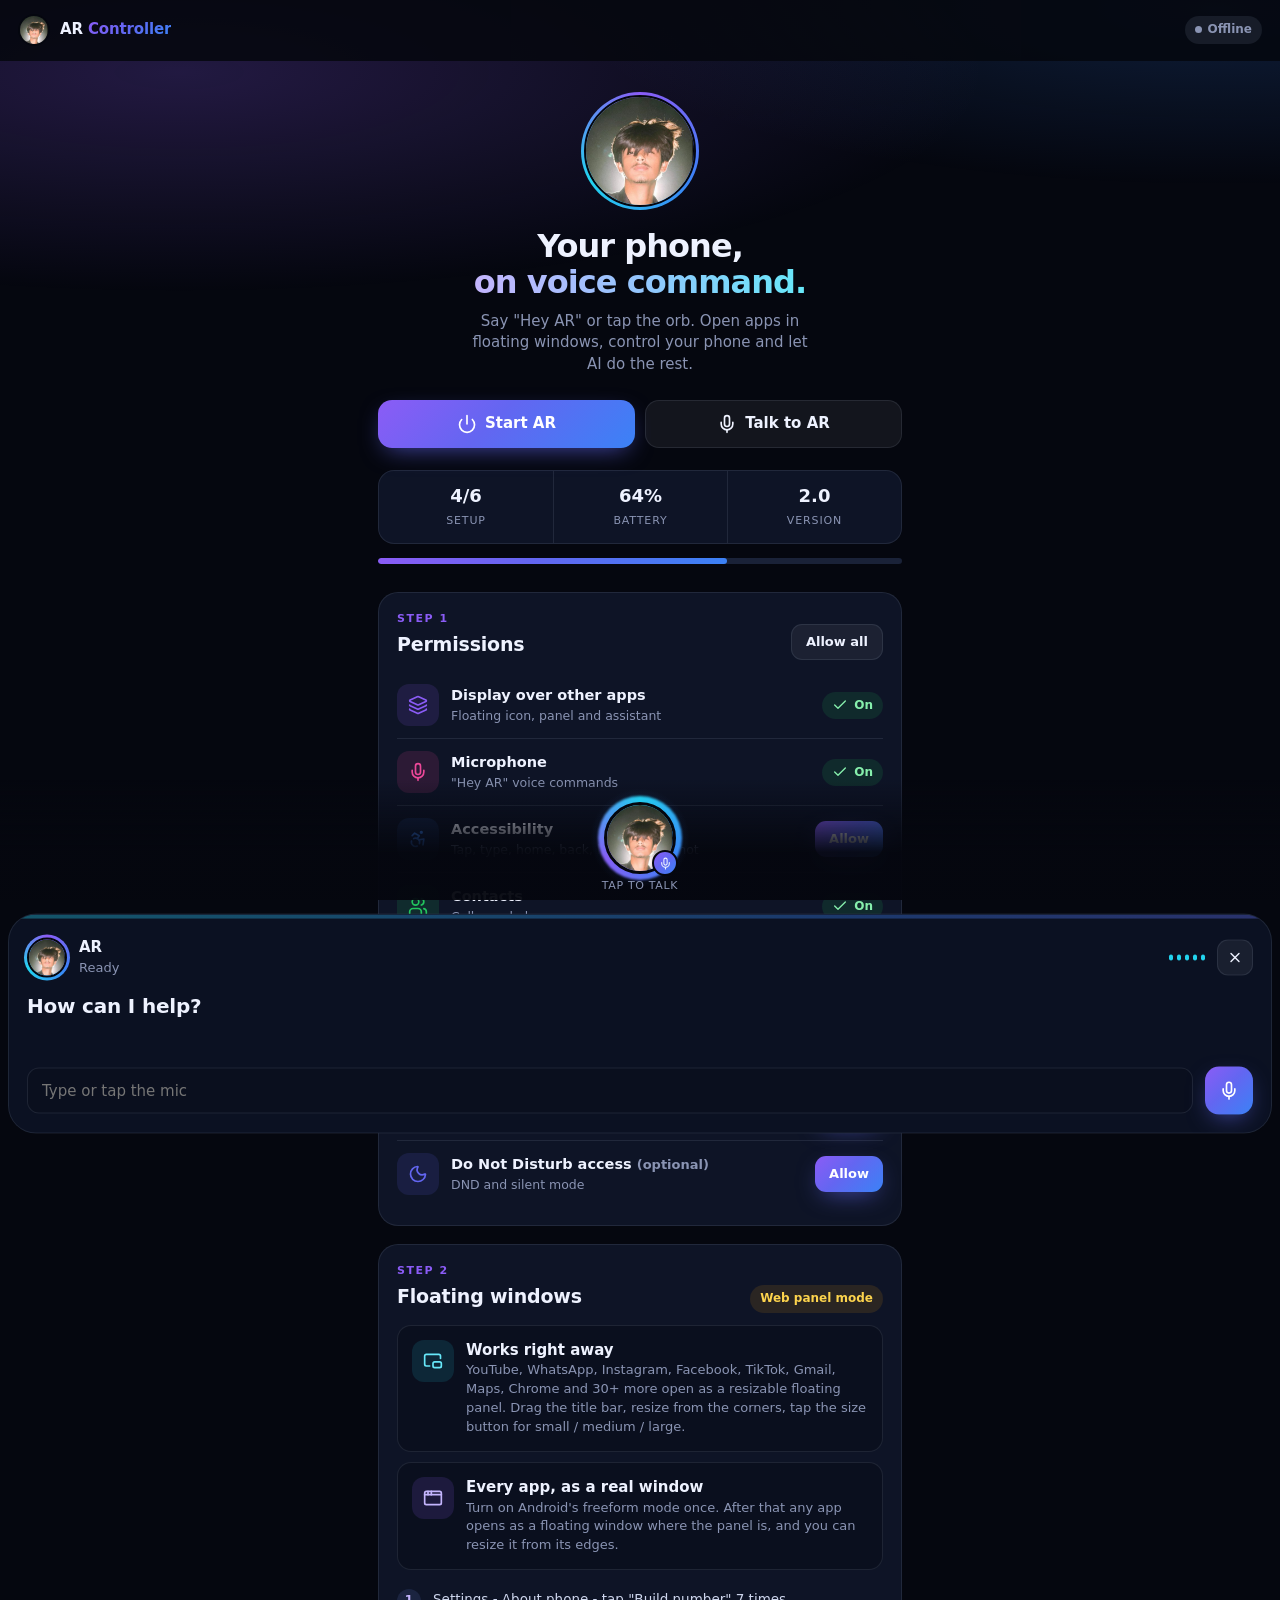
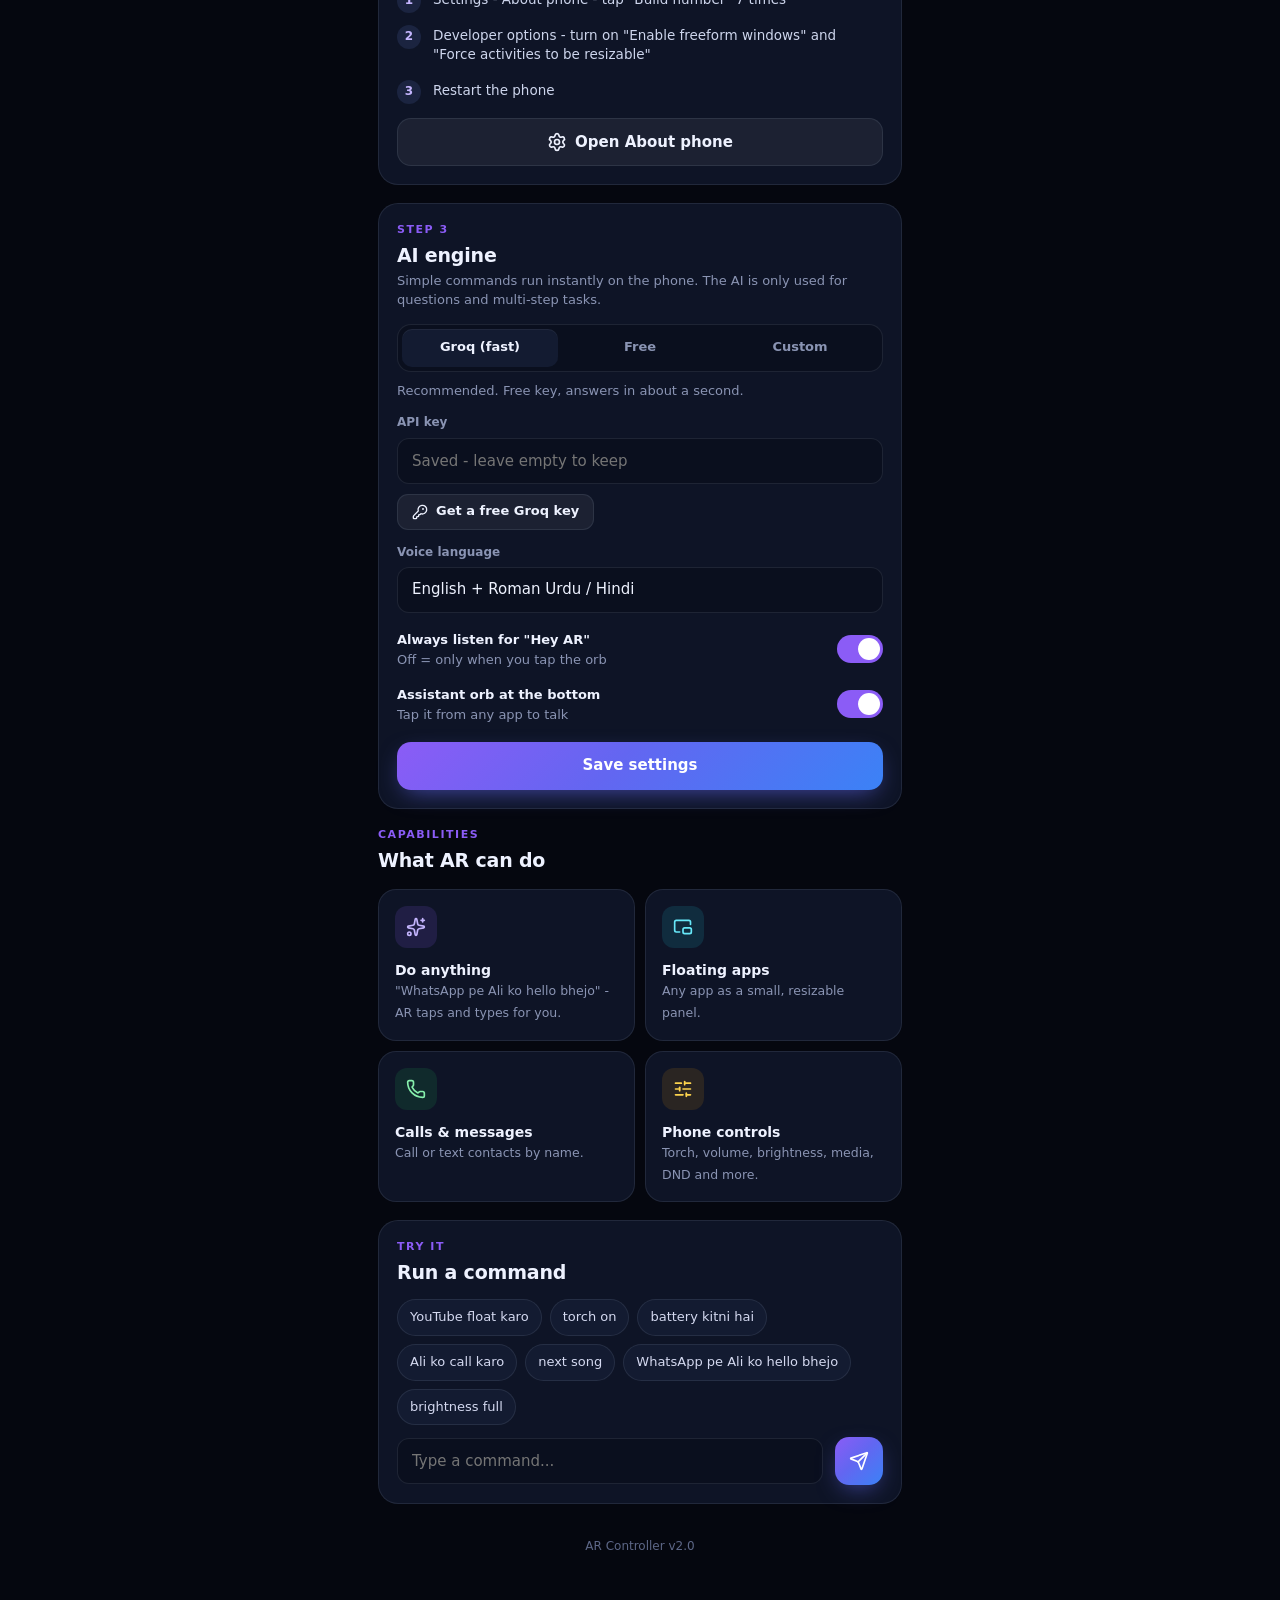
<file: ar-controller/app/src/main/assets/ui/index.html>
<!doctype html>
<html lang="en">
<head>
<meta charset="utf-8">
<meta name="viewport" content="width=device-width, initial-scale=1, maximum-scale=1, user-scalable=no, viewport-fit=cover">
<title>AR Controller</title>
<link rel="stylesheet" href="style.css">
<style>
  body { padding-bottom: 130px; }
  .bg-glow { position: fixed; inset: -20% -40% auto; height: 70vh; pointer-events: none; z-index: 0;
    background: radial-gradient(50% 50% at 30% 40%, rgba(139, 92, 246, .22), transparent 70%),
                radial-gradient(40% 40% at 75% 30%, rgba(59, 130, 246, .18), transparent 70%); }
  main { position: relative; z-index: 1; max-width: 560px; margin: 0 auto; padding: 0 18px; }

  .nav { position: sticky; top: 0; z-index: 10; display: flex; align-items: center; gap: 10px; padding: 14px 18px;
    background: rgba(5, 7, 15, .86); border-bottom: 1px solid transparent; transition: border-color .3s; }
  .nav.scrolled { border-bottom-color: var(--line); }
  .nav .brand { font-weight: 700; letter-spacing: -.01em; }
  .nav .brand b { background: var(--grad); -webkit-background-clip: text; color: transparent; }

  .hero { text-align: center; padding: 34px 0 10px; }
  .hero .avatar { width: 112px; height: 112px; margin: 0 auto; }
  .hero h1 { font-size: 32px; line-height: 1.12; margin: 22px 0 10px; letter-spacing: -.03em; font-weight: 800; }
  .hero h1 span { background: linear-gradient(90deg, #c4b5fd, #93c5fd, #67e8f9); -webkit-background-clip: text; color: transparent; }
  .hero p { color: var(--muted); margin: 0 auto; max-width: 340px; }
  .hero .actions { display: grid; grid-template-columns: 1fr 1fr; gap: 10px; margin-top: 24px; }
  .stats { display: grid; grid-template-columns: repeat(3, 1fr); margin-top: 22px; border: 1px solid var(--line);
    border-radius: 16px; overflow: hidden; background: var(--card); }
  .stats div { padding: 12px 6px; text-align: center; }
  .stats div + div { border-left: 1px solid var(--line); }
  .stats b { display: block; font-size: 18px; }
  .stats small { color: var(--muted); font-size: 11px; text-transform: uppercase; letter-spacing: .08em; }
  .progress { height: 6px; border-radius: 6px; background: #1a2238; overflow: hidden; margin-top: 14px; }
  .progress i { display: block; height: 100%; background: var(--grad); border-radius: 6px; transition: width .6s var(--ease); }

  section { margin-top: 18px; }
  .sec-head { display: flex; align-items: flex-end; justify-content: space-between; gap: 10px; margin-bottom: 12px; }

  .perm { display: flex; align-items: center; gap: 12px; padding: 12px 0; }
  .perm + .perm { border-top: 1px solid var(--line); }
  .tile { width: 42px; height: 42px; border-radius: 12px; display: grid; place-items: center; flex: none; }
  .perm .t { font-weight: 600; font-size: 14.5px; }
  .perm .d { color: var(--muted); font-size: 12.5px; margin-top: 1px; }

  .mode { display: flex; gap: 12px; padding: 14px; border-radius: 14px; background: var(--bg2); border: 1px solid var(--line); margin-top: 10px; }
  .steps { margin: 12px 0 0; padding: 0; list-style: none; counter-reset: s; }
  .steps li { counter-increment: s; position: relative; padding: 8px 0 8px 36px; font-size: 13.5px; color: #cdd5ec; }
  .steps li::before { content: counter(s); position: absolute; left: 0; top: 7px; width: 24px; height: 24px; border-radius: 50%;
    display: grid; place-items: center; font-size: 12px; font-weight: 700; background: #1b2440; color: #c4b5fd; }
  .steps li.done::before { content: ""; background: var(--green); }
  .steps li.done { color: var(--muted); text-decoration: line-through; }

  .features { display: grid; grid-template-columns: 1fr 1fr; gap: 10px; }
  .feature { padding: 16px; border-radius: 18px; background: var(--card); border: 1px solid var(--line); }
  .feature .tile { margin-bottom: 12px; }
  .feature b { display: block; font-size: 14px; }
  .feature span { color: var(--muted); font-size: 12.5px; }

  .chips { display: flex; flex-wrap: wrap; gap: 8px; margin-top: 12px; }
  .chip { padding: 8px 12px; border-radius: 999px; background: var(--card2); border: 1px solid var(--line); font-size: 13px; color: #d4d9f0; transition: transform .15s; }
  .chip:active { transform: scale(.96); }
  .result { margin-top: 12px; padding: 14px; border-radius: 14px; background: var(--bg2); border: 1px solid var(--line); font-size: 14px; }

  .err { border-color: rgba(239, 68, 68, .4); background: rgba(239, 68, 68, .07); }
  .err pre { white-space: pre-wrap; word-break: break-word; font-size: 11px; color: #fca5a5; max-height: 120px; overflow: auto; margin: 10px 0; }

  footer { text-align: center; color: var(--dim); font-size: 12px; margin: 34px 0 10px; }

  /* Bottom-centre assistant orb (Alexa-style) */
  .dock { position: fixed; left: 0; right: 0; bottom: 0; height: 120px; pointer-events: none; z-index: 20;
    background: linear-gradient(to top, rgba(5, 7, 15, .96) 40%, transparent); }
  .orb { position: absolute; left: 50%; bottom: 26px; width: 72px; height: 72px; margin-left: -36px; border-radius: 50%; pointer-events: auto;
    transition: transform .2s var(--ease); }
  .orb:active { transform: scale(.94); }
  .orb::before { content: ""; position: absolute; inset: -6px; border-radius: 50%; background: conic-gradient(#22d3ee, #3b82f6, #8b5cf6, #22d3ee);
    animation: spin 4s linear infinite; filter: blur(1px); }
  .orb::after { content: ""; position: absolute; inset: -14px; border-radius: 50%; background: radial-gradient(circle, rgba(59, 130, 246, .35), transparent 70%); animation: breathe 2.6s ease-in-out infinite; }
  .orb img { position: relative; z-index: 1; width: 100%; height: 100%; border-radius: 50%; border: 3px solid var(--bg); object-fit: cover; }
  .orb .mic { position: absolute; z-index: 2; right: -2px; bottom: -2px; width: 26px; height: 26px; border-radius: 50%; display: grid; place-items: center; background: var(--grad); border: 2px solid var(--bg); }
  .orb .mic .ic { width: 13px; height: 13px; }
  .dock .label { position: absolute; bottom: 6px; width: 100%; text-align: center; font-size: 11px; color: var(--muted); letter-spacing: .06em; }
  @keyframes breathe { 0%, 100% { opacity: .5; transform: scale(.95); } 50% { opacity: 1; transform: scale(1.08); } }

  /* In-app assistant sheet */
  .scrim { position: fixed; inset: 0; background: rgba(0, 0, 0, .55); opacity: 0; pointer-events: none; transition: opacity .25s; z-index: 30; }
  .scrim.show { opacity: 1; pointer-events: auto; }
  .sheet { position: fixed; left: 8px; right: 8px; bottom: 8px; z-index: 31; border-radius: 28px; background: #0b1122; border: 1px solid var(--line);
    padding: 22px 18px 18px; transform: translateY(110%); transition: transform .32s var(--ease); overflow: hidden; }
  .sheet.show { transform: none; }
  .lightbar { position: absolute; top: 0; left: 0; right: 0; height: 4px; background: linear-gradient(90deg, #22d3ee, #3b82f6, #8b5cf6, #22d3ee);
    background-size: 200% 100%; animation: flow 2s linear infinite; opacity: .35; transition: opacity .3s; }
  .lightbar.on { opacity: 1; }
  @keyframes flow { to { background-position: -200% 0; } }
  .heard { font-size: 20px; font-weight: 600; min-height: 28px; margin-top: 14px; letter-spacing: -.01em; }
  .answer { color: #c7d2fe; margin-top: 8px; min-height: 22px; font-size: 15px; }
</style>
</head>
<body>
<div class="bg-glow"></div>

<header class="nav" id="nav">
  <div class="avatar" style="width:32px;height:32px"><img src="avatar.jpg" alt=""></div>
  <div class="brand grow">AR <b>Controller</b></div>
  <span class="badge off" id="svcBadge"><span class="dot"></span><span>Offline</span></span>
</header>

<main>
  <div class="hero">
    <div class="avatar ring"><img src="avatar.jpg" alt=""></div>
    <h1>Your phone,<br><span>on voice command.</span></h1>
    <p>Say "Hey AR" or tap the orb. Open apps in floating windows, control your phone and let AI do the rest.</p>
    <div class="actions">
      <button class="btn primary" id="startBtn"><i data-icon="power"></i><span>Start AR</span></button>
      <button class="btn ghost" id="talkBtn"><i data-icon="mic"></i><span>Talk to AR</span></button>
    </div>
    <div class="stats">
      <div><b id="statSetup">0/6</b><small>Setup</small></div>
      <div><b id="statBattery">--</b><small>Battery</small></div>
      <div><b id="statVersion">2.0</b><small>Version</small></div>
    </div>
    <div class="progress"><i id="progress" style="width:0"></i></div>
  </div>

  <section class="card err hidden reveal" id="errCard">
    <div class="row"><i data-icon="circle-alert"></i><b class="grow">Last run reported an error</b></div>
    <pre id="errText"></pre>
    <div class="row">
      <button class="btn small ghost" id="errCopy"><i data-icon="copy" data-size="sm"></i>Copy</button>
      <button class="btn small ghost" id="errDismiss">Dismiss</button>
    </div>
  </section>

  <section class="card reveal" id="permCard">
    <div class="sec-head">
      <div><div class="eyebrow">Step 1</div><div class="h2">Permissions</div></div>
      <button class="btn small ghost" id="allowAll">Allow all</button>
    </div>
    <div id="permList"></div>
  </section>

  <section class="card reveal">
    <div class="sec-head">
      <div><div class="eyebrow">Step 2</div><div class="h2">Floating windows</div></div>
      <span class="badge" id="ffBadge"></span>
    </div>
    <div class="mode">
      <div class="tile" style="background:rgba(34,211,238,.12);color:#67e8f9"><i data-icon="picture-in-picture-2"></i></div>
      <div><b>Works right away</b><div class="muted small">YouTube, WhatsApp, Instagram, Facebook, TikTok, Gmail, Maps, Chrome and 30+ more open as a resizable floating panel. Drag the title bar, resize from the corners, tap the size button for small / medium / large.</div></div>
    </div>
    <div class="mode">
      <div class="tile" style="background:rgba(139,92,246,.14);color:#c4b5fd"><i data-icon="app-window"></i></div>
      <div><b>Every app, as a real window</b><div class="muted small">Turn on Android's freeform mode once. After that any app opens as a floating window where the panel is, and you can resize it from its edges.</div></div>
    </div>
    <ol class="steps" id="ffSteps">
      <li id="ffStep1">Settings - About phone - tap "Build number" 7 times</li>
      <li id="ffStep2">Developer options - turn on "Enable freeform windows" and "Force activities to be resizable"</li>
      <li id="ffStep3">Restart the phone</li>
    </ol>
    <button class="btn ghost block" id="ffBtn" style="margin-top:10px"><i data-icon="settings"></i><span>Open settings</span></button>
  </section>

  <section class="card reveal">
    <div class="eyebrow">Step 3</div>
    <div class="h2">AI engine</div>
    <div class="muted small">Simple commands run instantly on the phone. The AI is only used for questions and multi-step tasks.</div>
    <div class="seg" id="engineSeg" style="margin-top:14px">
      <button data-v="groq">Groq (fast)</button><button data-v="free">Free</button><button data-v="custom">Custom</button>
    </div>
    <div id="engineHelp" class="muted small" style="margin-top:10px"></div>
    <label class="field" id="keyField"><span id="keyLabel">API key</span><input class="input" id="apiKey" type="password" autocomplete="off" placeholder="gsk_..."></label>
    <button class="btn small ghost hidden" id="getKey" style="margin-top:10px"><i data-icon="key-round" data-size="sm"></i>Get a free Groq key</button>
    <div id="customFields" class="hidden">
      <label class="field"><span>Base URL</span><input class="input" id="baseUrl" autocomplete="off"></label>
      <label class="field"><span>Model</span><input class="input" id="model" autocomplete="off"></label>
    </div>
    <label class="field"><span>Voice language</span>
      <select class="input" id="language">
        <option value="en-IN">English + Roman Urdu / Hindi</option>
        <option value="ur-PK">Urdu</option>
        <option value="hi-IN">Hindi</option>
        <option value="en-US">English (US)</option>
      </select>
    </label>
    <div class="row" style="margin-top:16px">
      <div class="grow"><b class="small">Always listen for "Hey AR"</b><div class="muted small">Off = only when you tap the orb</div></div>
      <label class="switch"><input type="checkbox" id="wakeWord"><i></i></label>
    </div>
    <div class="row" style="margin-top:14px">
      <div class="grow"><b class="small">Assistant orb at the bottom</b><div class="muted small">Tap it from any app to talk</div></div>
      <label class="switch"><input type="checkbox" id="bottomOrb"><i></i></label>
    </div>
    <button class="btn primary block" id="saveAi" style="margin-top:18px">Save settings</button>
  </section>

  <section class="reveal">
    <div class="sec-head"><div><div class="eyebrow">Capabilities</div><div class="h2">What AR can do</div></div></div>
    <div class="features">
      <div class="feature"><div class="tile" style="background:rgba(139,92,246,.14);color:#c4b5fd"><i data-icon="sparkles"></i></div><b>Do anything</b><span>"WhatsApp pe Ali ko hello bhejo" - AR taps and types for you.</span></div>
      <div class="feature"><div class="tile" style="background:rgba(34,211,238,.12);color:#67e8f9"><i data-icon="picture-in-picture-2"></i></div><b>Floating apps</b><span>Any app as a small, resizable panel.</span></div>
      <div class="feature"><div class="tile" style="background:rgba(34,197,94,.12);color:#86efac"><i data-icon="phone"></i></div><b>Calls &amp; messages</b><span>Call or text contacts by name.</span></div>
      <div class="feature"><div class="tile" style="background:rgba(245,158,11,.12);color:#fcd34d"><i data-icon="sliders-horizontal"></i></div><b>Phone controls</b><span>Torch, volume, brightness, media, DND and more.</span></div>
    </div>
  </section>

  <section class="card reveal">
    <div class="eyebrow">Try it</div>
    <div class="h2">Run a command</div>
    <div class="chips" id="examples"></div>
    <div class="row" style="margin-top:12px">
      <input class="input grow" id="cmdInput" placeholder="Type a command..." autocomplete="off">
      <button class="btn primary" id="cmdSend" style="width:48px;padding:0"><i data-icon="send"></i></button>
    </div>
    <div class="result hidden" id="cmdResult"></div>
  </section>

  <footer>AR Controller <span id="footVer"></span></footer>
</main>

<div class="dock">
  <button class="orb" id="orb" aria-label="Talk to AR"><img src="avatar.jpg" alt=""><span class="mic"><i data-icon="mic"></i></span></button>
  <div class="label">TAP TO TALK</div>
</div>

<div class="scrim" id="scrim"></div>
<div class="sheet" id="sheet">
  <div class="lightbar" id="lightbar"></div>
  <div class="row">
    <div class="avatar ring" style="width:40px;height:40px"><img src="avatar.jpg" alt=""></div>
    <div class="grow"><b>AR</b><div class="muted small" id="sheetState">Ready</div></div>
    <div class="wave" id="wave"><span></span><span></span><span></span><span></span><span></span></div>
    <button class="btn small ghost" id="sheetClose" style="width:36px;padding:0"><i data-icon="x" data-size="sm"></i></button>
  </div>
  <div class="heard" id="heard">How can I help?</div>
  <div class="answer" id="answer"></div>
  <div class="row" style="margin-top:16px">
    <input class="input grow" id="sheetInput" placeholder="Type or tap the mic" autocomplete="off">
    <button class="btn primary" id="sheetMic" style="width:48px;padding:0"><i data-icon="mic"></i></button>
  </div>
</div>

<script src="icons.js"></script>
<script src="bridge.js"></script>
<script>
var PERMS = [
  { k: 'overlay', icon: 'layers', c: '#8b5cf6', t: 'Display over other apps', d: 'Floating icon, panel and assistant' },
  { k: 'microphone', icon: 'mic', c: '#ec4899', t: 'Microphone', d: '"Hey AR" voice commands' },
  { k: 'accessibility', icon: 'accessibility', c: '#3b82f6', t: 'Accessibility', d: 'Tap, type, home, back, lock, screenshot' },
  { k: 'contacts', icon: 'users', c: '#22c55e', t: 'Contacts', d: 'Call people by name' },
  { k: 'phone', icon: 'phone', c: '#f59e0b', t: 'Phone calls', d: 'Place calls directly' },
  { k: 'notifications', icon: 'bell', c: '#f97316', t: 'Notifications', d: 'Keeps AR running in the background' },
  { k: 'writeSettings', icon: 'sun', c: '#eab308', t: 'Modify system settings', d: 'Brightness and auto-rotate', optional: true },
  { k: 'dnd', icon: 'moon', c: '#6366f1', t: 'Do Not Disturb access', d: 'DND and silent mode', optional: true }
];
var REQUIRED = PERMS.filter(function (p) { return !p.optional; }).length;
var EXAMPLES = ['YouTube float karo', 'torch on', 'battery kitni hai', 'Ali ko call karo', 'next song', 'WhatsApp pe Ali ko hello bhejo', 'brightness full'];
var GROQ_URL = 'https://api.groq.com/openai/v1', GROQ_MODEL = 'openai/gpt-oss-120b';
var state = {}, cfg = {}, engine = 'groq';

function refresh() {
  state = AR.status();
  var done = PERMS.filter(function (p) { return !p.optional && state[p.k]; }).length;
  $('#statSetup').textContent = done + '/' + REQUIRED;
  $('#progress').style.width = (done / REQUIRED * 100) + '%';
  $('#statBattery').textContent = state.battery + '%';
  $('#statVersion').textContent = state.version || '2.0';
  $('#footVer').textContent = 'v' + (state.version || '');

  var b = $('#svcBadge');
  b.className = 'badge ' + (state.serviceRunning ? 'ok' : 'off');
  b.lastElementChild.textContent = state.serviceRunning ? 'Active' : 'Offline';
  var sb = $('#startBtn');
  sb.className = 'btn ' + (state.serviceRunning ? 'danger' : 'primary');
  sb.lastElementChild.textContent = state.serviceRunning ? 'Stop AR' : 'Start AR';

  $('#permList').innerHTML = PERMS.map(function (p) {
    var on = !!state[p.k];
    return '<div class="perm"><div class="tile" style="background:' + p.c + '22;color:' + p.c + '">' + icon(p.icon) + '</div>' +
      '<div class="grow"><div class="t">' + p.t + (p.optional ? ' <span class="muted small">(optional)</span>' : '') + '</div><div class="d">' + p.d + '</div></div>' +
      (on ? '<span class="badge ok">' + icon('check', 'sm') + 'On</span>' : '<button class="btn small primary" data-perm="' + p.k + '">Allow</button>') + '</div>';
  }).join('') + (!state.accessibility && state.sdk >= 33 ?
    '<div class="muted small" style="margin-top:8px">Accessibility says "Restricted setting"? <a href="#" id="restricted" style="color:#c4b5fd">Open app info</a>, tap the menu and choose "Allow restricted settings".</div>' : '');
  $$('[data-perm]').forEach(function (el) { el.onclick = function () { AR.request(el.getAttribute('data-perm')); }; });
  var r = $('#restricted'); if (r) r.onclick = function (e) { e.preventDefault(); AR.request('appDetails'); };
  $('#allowAll').classList.toggle('hidden', done === REQUIRED);

  var ff = $('#ffBadge');
  ff.className = 'badge ' + (state.freeform ? 'ok' : 'warn');
  ff.innerHTML = state.freeform ? icon('check', 'sm') + 'All apps' : 'Web panel mode';
  $('#ffStep1').classList.toggle('done', !!state.devOptions);
  $('#ffStep2').classList.toggle('done', !!state.freeform);
  $('#ffStep3').classList.toggle('done', !!state.freeform);
  $('#ffBtn').classList.toggle('hidden', !!state.freeform);
  $('#ffBtn').lastElementChild.textContent = state.devOptions ? 'Open Developer options' : 'Open About phone';

  if (state.lastError) { $('#errText').textContent = state.lastError; $('#errCard').classList.remove('hidden'); }
  else $('#errCard').classList.add('hidden');
}

function loadConfig() {
  cfg = AR.config();
  engine = cfg.hasApiKey ? (cfg.baseUrl.indexOf('groq.com') >= 0 ? 'groq' : 'custom') : 'free';
  $('#baseUrl').value = cfg.baseUrl;
  $('#model').value = cfg.model;
  $('#language').value = cfg.language;
  $('#wakeWord').checked = cfg.wakeWord;
  $('#bottomOrb').checked = cfg.bottomOrb;
  setEngine(engine);
}

function setEngine(v) {
  engine = v;
  $$('#engineSeg button').forEach(function (b) { b.classList.toggle('on', b.getAttribute('data-v') === v); });
  $('#keyField').classList.toggle('hidden', v === 'free');
  $('#getKey').classList.toggle('hidden', v !== 'groq');
  $('#customFields').classList.toggle('hidden', v !== 'custom');
  $('#apiKey').placeholder = cfg.hasApiKey ? 'Saved - leave empty to keep' : (v === 'groq' ? 'gsk_...' : 'sk-...');
  $('#engineHelp').textContent = v === 'groq' ? 'Recommended. Free key, answers in about a second.'
    : v === 'free' ? 'No key needed, but limited to one AI answer every 45 seconds.'
    : 'Any OpenAI-compatible API (OpenAI, OpenRouter, local server).';
}

function save() {
  var o = { language: $('#language').value, wakeWord: $('#wakeWord').checked, bottomOrb: $('#bottomOrb').checked, freeAi: true };
  var key = $('#apiKey').value.trim();
  if (engine === 'free') { o.clearKey = true; }
  else {
    if (key) o.apiKey = key;
    if (!key && !cfg.hasApiKey) { toast('Paste your API key first'); return; }
    if (engine === 'groq') { o.baseUrl = GROQ_URL; o.model = GROQ_MODEL; }
    else { o.baseUrl = $('#baseUrl').value.trim(); o.model = $('#model').value.trim(); }
  }
  AR.saveConfig(o);
  $('#apiKey').value = '';
  loadConfig();
  toast('Settings saved');
}

function runCmd(text) {
  if (!text) return;
  var box = $('#cmdResult');
  box.classList.remove('hidden');
  box.innerHTML = '<span class="muted">Working...</span>';
  AR.run(text).then(function (r) {
    box.innerHTML = '<b>' + esc(r.reply) + '</b><div class="muted small" style="margin-top:4px">' + esc(r.action) + (r.target ? ' - ' + esc(r.target) : '') + '</div>';
  });
}

// ---- in-app assistant sheet (used when the overlay service is off)
var STATE_TEXT = { WAITING_WAKE_WORD: 'Say "Hey AR"', LISTENING_COMMAND: 'Listening...', THINKING: 'Thinking...', SPEAKING: 'Speaking', OFF: 'Ready' };
function openSheet() {
  if (state.serviceRunning) { AR.listen(); return; }
  $('#scrim').classList.add('show'); $('#sheet').classList.add('show');
  $('#heard').textContent = 'Listening...'; $('#answer').textContent = '';
  AR.listen();
}
function closeSheet() { $('#scrim').classList.remove('show'); $('#sheet').classList.remove('show'); }
window.AR_back = function () {
  if ($('#sheet').classList.contains('show')) { closeSheet(); return true; }
  return false;
};
AR.on('voice', function (e) {
  var listening = e.state === 'LISTENING_COMMAND';
  $('#lightbar').classList.toggle('on', listening || e.state === 'THINKING');
  $('#wave').classList.toggle('on', listening);
  $('#sheetState').textContent = STATE_TEXT[e.state] || '';
  if (listening && e.detail && e.detail.indexOf('Sun') !== 0) $('#heard').textContent = e.detail.replace(/[\u201c\u201d"]/g, '');
});
AR.on('heard', function (e) { $('#heard').textContent = e.text; $('#answer').textContent = ''; });
AR.on('reply', function (e) { $('#answer').textContent = e.text; });
AR.on('refresh', refresh);

// ---- wire up
paintIcons();
$('#startBtn').onclick = function () {
  if (state.serviceRunning) { AR.stop(); setTimeout(refresh, 400); return; }
  var r = AR.start();
  if (r === 'no_overlay') { toast('Allow "Display over other apps" first'); AR.request('overlay'); }
  else if (r !== 'ok') toast(r);
  setTimeout(refresh, 500);
};
$('#talkBtn').onclick = openSheet;
$('#orb').onclick = openSheet;
$('#scrim').onclick = closeSheet;
$('#sheetClose').onclick = closeSheet;
$('#sheetMic').onclick = function () {
  var t = $('#sheetInput').value.trim();
  if (t) { $('#sheetInput').value = ''; AR.host('say', t); } else AR.listen();
};
$('#sheetInput').oninput = function () { $('#sheetMic').innerHTML = icon(this.value ? 'send' : 'mic'); };
$('#allowAll').onclick = function () { AR.request('all'); };
$('#ffBtn').onclick = function () { AR.request('devOptions'); };
$('#getKey').onclick = function () { AR.openUrl('https://console.groq.com/keys'); };
$$('#engineSeg button').forEach(function (b) { b.onclick = function () { setEngine(b.getAttribute('data-v')); }; });
$('#saveAi').onclick = save;
$('#errCopy').onclick = function () { AR.copy(state.lastError || ''); toast('Copied - paste it in the chat'); };
$('#errDismiss').onclick = function () { AR.clearError(); refresh(); };
$('#examples').innerHTML = EXAMPLES.map(function (e) { return '<button class="chip">' + esc(e) + '</button>'; }).join('');
$$('#examples .chip').forEach(function (c) { c.onclick = function () { $('#cmdInput').value = c.textContent; runCmd(c.textContent); }; });
$('#cmdSend').onclick = function () { runCmd($('#cmdInput').value.trim()); };
$('#cmdInput').onkeydown = function (e) { if (e.key === 'Enter') runCmd(this.value.trim()); };
window.addEventListener('scroll', function () { $('#nav').classList.toggle('scrolled', window.scrollY > 10); }, { passive: true });

var io = new IntersectionObserver(function (es) {
  es.forEach(function (e) { if (e.isIntersecting) { e.target.classList.add('in'); io.unobserve(e.target); } });
}, { threshold: 0.08 });
$$('.reveal').forEach(function (el) { io.observe(el); });

refresh();
loadConfig();
</script>
</body>
</html>
</file>
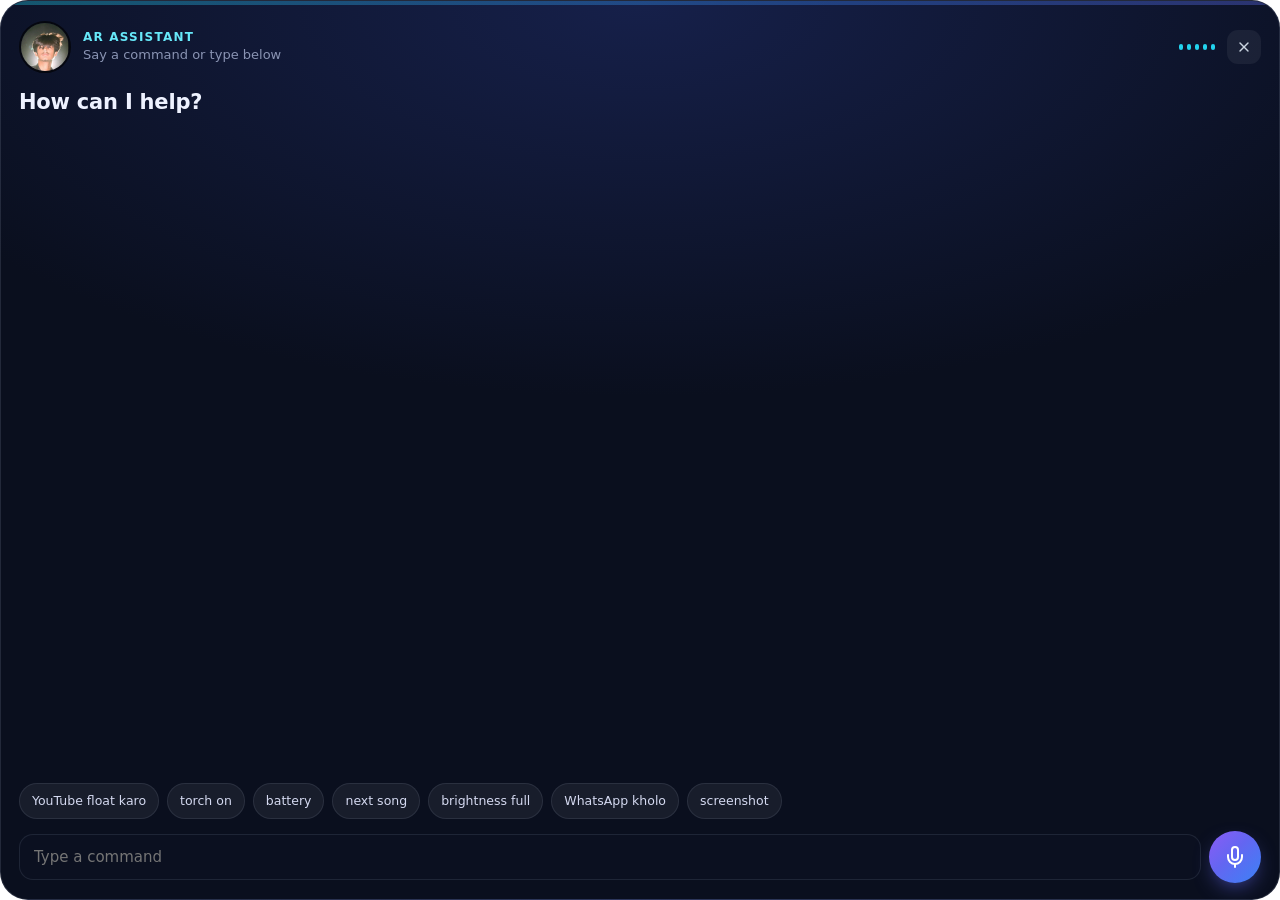
<file: ar-controller/app/src/main/assets/ui/assistant.html>
<!doctype html>
<html lang="en">
<head>
<meta charset="utf-8">
<meta name="viewport" content="width=device-width, initial-scale=1, maximum-scale=1, user-scalable=no">
<link rel="stylesheet" href="style.css">
<style>
  html, body { background: transparent; height: 100%; overflow: hidden; }
  .sheet { position: absolute; inset: 0; border-radius: 28px; overflow: hidden; display: flex; flex-direction: column;
    background: radial-gradient(120% 80% at 50% 0%, #16204a 0%, #0a0f1e 55%); border: 1px solid rgba(148, 163, 184, .18); padding: 20px 18px 16px; }
  .lightbar { position: absolute; top: 0; left: 0; right: 0; height: 4px; opacity: .35; transition: opacity .3s;
    background: linear-gradient(90deg, #22d3ee, #3b82f6, #8b5cf6, #22d3ee); background-size: 200% 100%; animation: flow 2s linear infinite; }
  .lightbar.on { opacity: 1; height: 5px; }
  .lightbar.think { background: linear-gradient(90deg, #f59e0b, #f97316, #f59e0b); background-size: 200% 100%; }
  @keyframes flow { to { background-position: -200% 0; } }
  .halo { position: relative; width: 52px; height: 52px; flex: none; }
  .halo::before { content: ""; position: absolute; inset: -8px; border-radius: 50%; background: radial-gradient(circle, rgba(34, 211, 238, .45), transparent 70%); opacity: 0; transition: opacity .3s; }
  .halo.on::before { opacity: 1; animation: breathe 1.6s ease-in-out infinite; }
  @keyframes breathe { 0%, 100% { transform: scale(.9); } 50% { transform: scale(1.12); } }
  .halo .avatar { width: 52px; height: 52px; }
  .state { font-size: 12px; letter-spacing: .1em; text-transform: uppercase; color: #67e8f9; font-weight: 700; }
  .heard { font-size: 21px; font-weight: 650; line-height: 1.3; margin-top: 16px; letter-spacing: -.01em; min-height: 28px;
    display: -webkit-box; -webkit-line-clamp: 2; -webkit-box-orient: vertical; overflow: hidden; }
  .answer { color: #c7d2fe; font-size: 15px; margin-top: 8px; flex: 1; overflow-y: auto; user-select: text; }
  .chips { display: flex; gap: 8px; overflow-x: auto; padding: 2px 0 12px; scrollbar-width: none; }
  .chips::-webkit-scrollbar { display: none; }
  .chip { flex: none; padding: 8px 12px; border-radius: 999px; background: rgba(255, 255, 255, .06); border: 1px solid var(--line); font-size: 12.5px; color: #d4d9f0; }
  .bar { display: flex; align-items: center; gap: 8px; }
  .bar input { flex: 1; min-width: 0; height: 46px; border-radius: 14px; padding: 0 14px; background: #0b1020; border: 1px solid var(--line); outline: none; user-select: text; }
  .mic { width: 52px; height: 52px; border-radius: 50%; background: var(--grad); color: #fff; display: grid; place-items: center; flex: none;
    box-shadow: 0 8px 22px -8px rgba(99, 102, 241, .8); transition: transform .15s; }
  .mic:active { transform: scale(.92); }
  .mic.live { background: linear-gradient(135deg, #22d3ee, #3b82f6); }
  .x { width: 34px; height: 34px; border-radius: 11px; display: grid; place-items: center; background: rgba(255, 255, 255, .06); color: #cbd5e1; }
</style>
</head>
<body>
<div class="sheet">
  <div class="lightbar" id="light"></div>
  <div class="row">
    <div class="halo" id="halo"><div class="avatar"><img src="avatar.jpg" alt=""></div></div>
    <div class="grow">
      <div class="state" id="state">AR Assistant</div>
      <div class="muted small" id="sub">Say a command or type below</div>
    </div>
    <div class="wave" id="wave"><span></span><span></span><span></span><span></span><span></span></div>
    <button class="x" id="close" aria-label="Close"><i data-icon="x" data-size="sm"></i></button>
  </div>
  <div class="heard" id="heard">How can I help?</div>
  <div class="answer" id="answer"></div>
  <div class="chips" id="chips"></div>
  <div class="bar">
    <input id="input" placeholder="Type a command" autocomplete="off">
    <button class="mic" id="mic" aria-label="Talk"><i data-icon="mic" data-size="lg"></i></button>
  </div>
</div>
<script src="icons.js"></script>
<script src="bridge.js"></script>
<script>
var SUGGEST = ['YouTube float karo', 'torch on', 'battery', 'next song', 'brightness full', 'WhatsApp kholo', 'screenshot'];
var LABEL = { WAITING_WAKE_WORD: 'AR Assistant', LISTENING_COMMAND: 'Listening', THINKING: 'Thinking', SPEAKING: 'Speaking', OFF: 'AR Assistant' };

function setState(s) {
  var listening = s === 'LISTENING_COMMAND', thinking = s === 'THINKING';
  $('#state').textContent = LABEL[s] || 'AR Assistant';
  $('#light').className = 'lightbar' + (listening || thinking ? ' on' : '') + (thinking ? ' think' : '');
  $('#halo').classList.toggle('on', listening);
  $('#wave').classList.toggle('on', listening);
  $('#mic').classList.toggle('live', listening);
  $('#sub').textContent = listening ? 'Go ahead, I am listening' : thinking ? 'Working on it' : s === 'SPEAKING' ? '' : 'Say a command or type below';
}

AR.on('voice', function (e) {
  setState(e.state);
  if (e.state === 'LISTENING_COMMAND' && e.detail && /^[\u201c"]/.test(e.detail)) $('#heard').textContent = e.detail.replace(/[\u201c\u201d"]/g, '');
});
AR.on('heard', function (e) { $('#heard').textContent = e.text; $('#answer').textContent = ''; });
AR.on('reply', function (e) { $('#answer').textContent = e.text; });
AR.on('agent', function (e) { $('#answer').textContent = e.text; setState('THINKING'); });
AR.on('status', function () {});

paintIcons();
$('#chips').innerHTML = SUGGEST.map(function (s) { return '<button class="chip">' + esc(s) + '</button>'; }).join('');
$$('.chip').forEach(function (c) { c.onclick = function () { AR.host('say', c.textContent); }; });
$('#close').onclick = function () { AR.host('close'); };
var input = $('#input');
input.onfocus = function () { AR.host('focus', '1'); };
input.onblur = function () { AR.host('focus', '0'); };
input.oninput = function () { $('#mic').innerHTML = icon(input.value ? 'send' : 'mic', 'lg'); };
function submit() {
  var t = input.value.trim();
  if (!t) { AR.listen(); return; }
  input.value = ''; input.oninput(); input.blur();
  AR.host('say', t);
}
$('#mic').onclick = submit;
input.onkeydown = function (e) { if (e.key === 'Enter') submit(); };
setState('OFF');
</script>
</body>
</html>
</file>
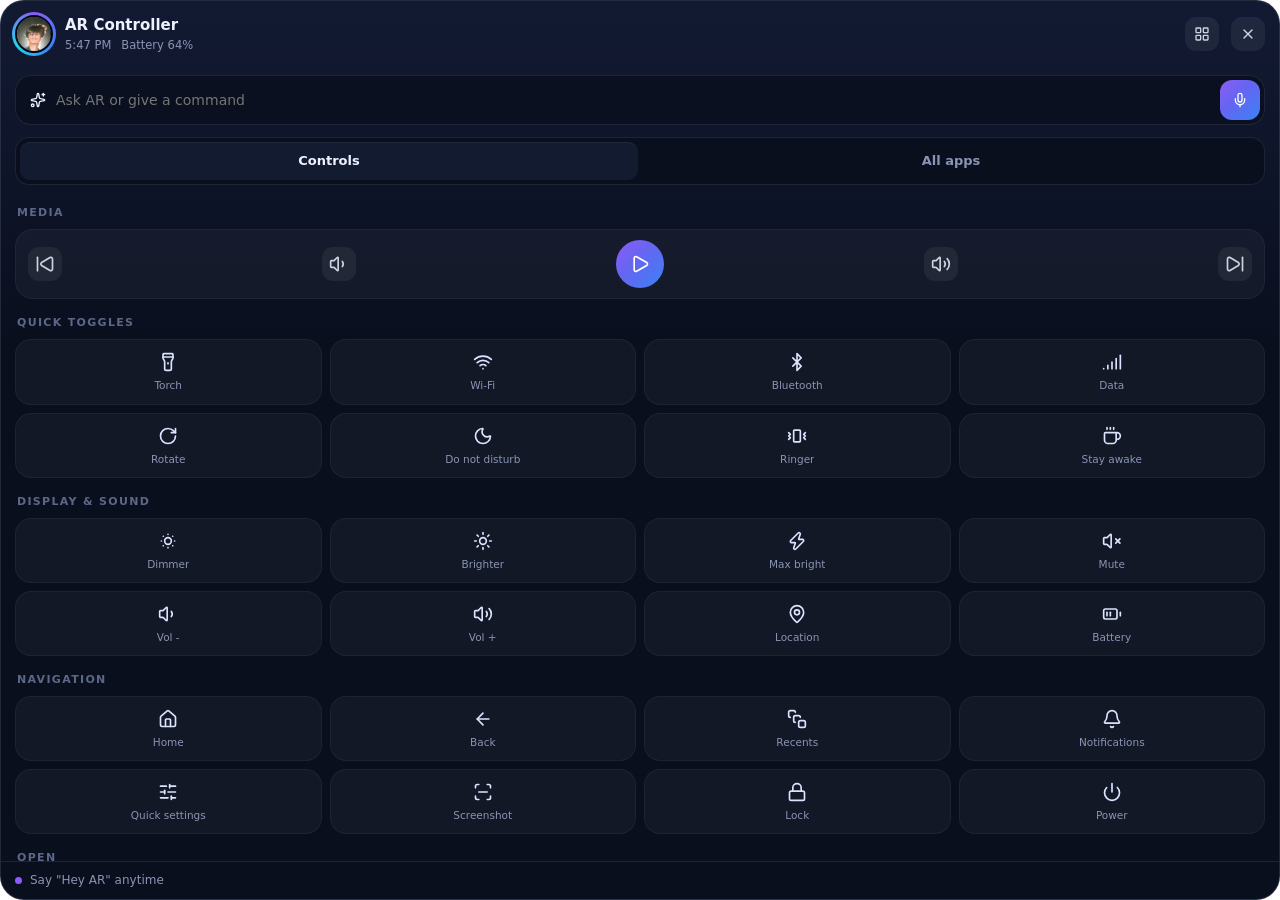
<file: ar-controller/app/src/main/assets/ui/panel.html>
<!doctype html>
<html lang="en">
<head>
<meta charset="utf-8">
<meta name="viewport" content="width=device-width, initial-scale=1, maximum-scale=1, user-scalable=no">
<link rel="stylesheet" href="style.css">
<style>
  html, body { background: transparent; height: 100%; overflow: hidden; }
  .panel { position: absolute; inset: 0; display: flex; flex-direction: column; border-radius: 24px; overflow: hidden;
    background: linear-gradient(180deg, #121a33 0%, #0a0f1e 38%); border: 1px solid rgba(148, 163, 184, .18); }
  .top { padding: 14px 14px 10px; }
  .top .title { font-weight: 700; font-size: 15px; }
  .top .meta { color: var(--muted); font-size: 11.5px; display: flex; gap: 10px; align-items: center; }
  .icon-btn { width: 34px; height: 34px; border-radius: 11px; display: grid; place-items: center; background: rgba(255, 255, 255, .06); color: #cbd5e1; transition: transform .15s; }
  .icon-btn:active { transform: scale(.92); }
  .ask { display: flex; align-items: center; gap: 8px; margin: 12px 14px 0; padding: 4px 4px 4px 14px; border-radius: 16px; background: #0b1020; border: 1px solid var(--line); }
  .ask input { flex: 1; min-width: 0; border: 0; background: none; outline: none; height: 40px; font-size: 14px; user-select: text; }
  .ask .go { width: 40px; height: 40px; border-radius: 12px; background: var(--grad); display: grid; place-items: center; color: #fff; }
  .tabs { margin: 12px 14px 0; }
  .body { flex: 1; overflow-y: auto; padding: 4px 14px 14px; scrollbar-width: none; }
  .body::-webkit-scrollbar { display: none; }
  .label { font-size: 11px; letter-spacing: .12em; text-transform: uppercase; color: var(--dim); font-weight: 700; margin: 16px 2px 8px; }
  .grid { display: grid; grid-template-columns: repeat(4, 1fr); gap: 8px; }
  .fn { display: flex; flex-direction: column; align-items: center; gap: 6px; padding: 12px 2px 10px; border-radius: 16px;
    background: rgba(255, 255, 255, .04); border: 1px solid rgba(148, 163, 184, .08); color: #dbe3ff; transition: transform .15s var(--ease), background .2s; }
  .fn:active { transform: scale(.93); background: rgba(139, 92, 246, .18); }
  .fn span { font-size: 10.5px; color: var(--muted); white-space: nowrap; overflow: hidden; text-overflow: ellipsis; max-width: 100%; }
  .fn.on { background: rgba(139, 92, 246, .22); border-color: rgba(139, 92, 246, .5); color: #fff; }
  .fn.on span { color: #ddd6fe; }
  .media { display: flex; align-items: center; justify-content: space-between; padding: 10px 12px; border-radius: 18px; background: rgba(255, 255, 255, .04); border: 1px solid rgba(148, 163, 184, .08); }
  .media .play { width: 48px; height: 48px; border-radius: 50%; background: var(--grad); color: #fff; display: grid; place-items: center; }
  .apps { display: grid; grid-template-columns: repeat(4, 1fr); gap: 4px 6px; }
  .app { display: flex; flex-direction: column; align-items: center; gap: 6px; padding: 10px 0 8px; border-radius: 14px; transition: transform .15s, background .2s; }
  .app:active { transform: scale(.92); background: rgba(255, 255, 255, .06); }
  .app img, .app .ph { width: 44px; height: 44px; border-radius: 12px; }
  .app .ph { background: #1c2541; display: grid; place-items: center; font-weight: 700; }
  .app span { font-size: 10.5px; color: #cbd5e1; max-width: 72px; white-space: nowrap; overflow: hidden; text-overflow: ellipsis; }
  .search { display: flex; align-items: center; gap: 8px; margin: 12px 0 6px; padding: 0 12px; height: 40px; border-radius: 12px; background: #0b1020; border: 1px solid var(--line); color: var(--muted); }
  .search input { flex: 1; border: 0; outline: none; background: none; user-select: text; color: var(--text); }
  .status { display: flex; align-items: center; gap: 8px; padding: 10px 14px; border-top: 1px solid var(--line); font-size: 12px; color: var(--muted); }
  .status .dot { color: var(--violet); }
  .view { animation: fade .22s var(--ease); }
  @keyframes fade { from { opacity: 0; transform: translateY(6px); } }
  .skeleton { height: 64px; border-radius: 14px; background: linear-gradient(90deg, #121a30, #1a2340, #121a30); background-size: 200% 100%; animation: sh 1.2s linear infinite; }
  @keyframes sh { to { background-position: -200% 0; } }
</style>
</head>
<body>
<div class="panel">
  <div class="top row">
    <div class="avatar ring" style="width:38px;height:38px"><img src="avatar.jpg" alt=""></div>
    <div class="grow">
      <div class="title">AR Controller</div>
      <div class="meta"><span id="clock"></span><span id="batt"></span></div>
    </div>
    <button class="icon-btn" id="openMain" aria-label="Open app"><i data-icon="layout-grid" data-size="sm"></i></button>
    <button class="icon-btn" id="close" aria-label="Close"><i data-icon="x" data-size="sm"></i></button>
  </div>

  <div class="ask">
    <i data-icon="sparkles" data-size="sm"></i>
    <input id="ask" placeholder="Ask AR or give a command" autocomplete="off">
    <button class="go" id="askGo" aria-label="Talk"><i data-icon="mic" data-size="sm"></i></button>
  </div>

  <div class="tabs seg" id="tabs">
    <button data-tab="controls" class="on">Controls</button><button data-tab="apps">All apps</button>
  </div>

  <div class="body" id="body"></div>

  <div class="status"><span class="dot"></span><span id="status" class="grow">Say "Hey AR" anytime</span></div>
</div>

<script src="icons.js"></script>
<script src="bridge.js"></script>
<script>
var SECTIONS = [
  { label: 'Quick toggles', items: [
    ['flashlight', 'Torch', 'torch_toggle'], ['wifi', 'Wi-Fi', 'open_settings', 'wifi'], ['bluetooth', 'Bluetooth', 'open_settings', 'bluetooth'],
    ['signal', 'Data', 'open_settings', 'data'], ['rotate-cw', 'Rotate', 'rotate_toggle'], ['moon', 'Do not disturb', 'dnd_toggle'],
    ['vibrate', 'Ringer', 'ringer_cycle'], ['coffee', 'Stay awake', 'keep_awake'] ] },
  { label: 'Display & sound', items: [
    ['sun-dim', 'Dimmer', 'brightness_down'], ['sun', 'Brighter', 'brightness_up'], ['zap', 'Max bright', 'brightness_max'],
    ['volume-x', 'Mute', 'mute'], ['volume-1', 'Vol -', 'volume_down'], ['volume-2', 'Vol +', 'volume_up'],
    ['map-pin', 'Location', 'open_settings', 'location'], ['battery-medium', 'Battery', 'battery'] ] },
  { label: 'Navigation', items: [
    ['house', 'Home', 'home'], ['arrow-left', 'Back', 'back'], ['square-stack', 'Recents', 'recents'], ['bell', 'Notifications', 'notifications'],
    ['sliders-horizontal', 'Quick settings', 'quick_settings'], ['scan-line', 'Screenshot', 'screenshot'], ['lock', 'Lock', 'lock_screen'], ['power', 'Power', 'power_menu'] ] },
  { label: 'Open', items: [
    ['camera', 'Camera', 'open_camera'], ['phone', 'Dialer', 'open_dialer'], ['message-square', 'Messages', 'open_messages'], ['users', 'Contacts', 'open_contacts'],
    ['image', 'Gallery', 'open_gallery'], ['calculator', 'Calculator', 'open_calculator'], ['calendar', 'Calendar', 'open_calendar'], ['alarm-clock', 'Clock', 'open_clock'],
    ['map', 'Maps', 'open_maps'], ['music', 'Music', 'open_music'], ['globe', 'Browser', 'open_browser'], ['settings', 'Settings', 'open_settings'] ] },
  { label: 'Windows & screen', items: [
    ['picture-in-picture-2', 'Web window', 'float_website', 'https://www.google.com'], ['x', 'Close windows', 'close_floating'],
    ['file-text', 'Read screen', 'read_screen'], ['chevrons-down', 'Scroll down', 'scroll_down'] ] }
];
var tab = 'controls', apps = null, hostState = {};

function fnButton(it) {
  var on = it[2] === 'keep_awake' && hostState.keepAwake;
  return '<button class="fn' + (on ? ' on' : '') + '" data-a="' + it[2] + '" data-arg="' + (it[3] || '') + '">' + icon(it[0]) + '<span>' + it[1] + '</span></button>';
}

function renderControls() {
  var html = '<div class="view"><div class="label">Media</div><div class="media">' +
    '<button class="icon-btn" data-a="media_previous">' + icon('skip-back') + '</button>' +
    '<button class="icon-btn" data-a="volume_down">' + icon('volume-1') + '</button>' +
    '<button class="play" data-a="media_play_pause">' + icon('play') + '</button>' +
    '<button class="icon-btn" data-a="volume_up">' + icon('volume-2') + '</button>' +
    '<button class="icon-btn" data-a="media_next">' + icon('skip-forward') + '</button></div>';
  SECTIONS.forEach(function (s) {
    html += '<div class="label">' + s.label + '</div><div class="grid">' + s.items.map(fnButton).join('') + '</div>';
  });
  $('#body').innerHTML = html + '</div>';
  $$('[data-a]', $('#body')).forEach(function (b) {
    b.onclick = function () {
      var a = b.getAttribute('data-a'), arg = b.getAttribute('data-arg') || '';
      if (a === 'torch_toggle') b.classList.toggle('on');
      if (a === 'keep_awake') b.classList.toggle('on');
      AR.action(a, arg).then(function (reply) { if (reply && reply !== 'ok') setStatus(reply); });
    };
  });
}

function renderApps() {
  $('#body').innerHTML = '<div class="view"><div class="search">' + icon('search', 'sm') +
    '<input id="q" placeholder="Search apps" autocomplete="off"></div>' +
    '<div class="muted small" style="margin:2px 2px 8px">Tap = floating panel  |  Hold = full screen</div><div class="apps" id="apps">' +
    '<div class="skeleton"></div><div class="skeleton"></div><div class="skeleton"></div><div class="skeleton"></div></div></div>';
  var q = $('#q');
  q.onfocus = function () { AR.host('focus', '1'); };
  q.onblur = function () { AR.host('focus', '0'); };
  q.oninput = function () { drawApps(q.value.toLowerCase()); };
  if (apps) drawApps(''); else AR.apps().then(function (list) { apps = list; if (tab === 'apps') drawApps(q.value.toLowerCase()); });
}

function drawApps(filter) {
  var box = $('#apps'); if (!box || !apps) return;
  box.innerHTML = apps.filter(function (a) { return !filter || a.label.toLowerCase().indexOf(filter) >= 0; }).map(function (a) {
    var img = a.icon ? '<img src="' + a.icon + '" alt="">' : '<div class="ph">' + esc(a.label.charAt(0)) + '</div>';
    return '<button class="app" data-pkg="' + esc(a.pkg) + '">' + img + '<span>' + esc(a.label) + '</span></button>';
  }).join('');
  $$('.app', box).forEach(function (el) {
    var timer = null, long = false;
    el.addEventListener('touchstart', function () { long = false; timer = setTimeout(function () { long = true; launch(el, 'full'); }, 520); }, { passive: true });
    el.addEventListener('touchend', function () { clearTimeout(timer); });
    el.addEventListener('touchmove', function () { clearTimeout(timer); }, { passive: true });
    el.onclick = function () { if (!long) launch(el, 'float'); };
  });
}

function launch(el, mode) {
  el.style.transform = 'scale(.9)';
  AR.launch(el.getAttribute('data-pkg'), mode).then(function (msg) { if (msg) setStatus(msg); });
}

function setTab(t) {
  tab = t;
  $$('#tabs button').forEach(function (b) { b.classList.toggle('on', b.getAttribute('data-tab') === t); });
  if (t === 'apps') renderApps(); else renderControls();
}

function setStatus(t) { $('#status').textContent = t; }

function tick() {
  var d = new Date(), h = d.getHours(), m = d.getMinutes();
  $('#clock').textContent = ((h % 12) || 12) + ':' + (m < 10 ? '0' : '') + m + (h < 12 ? ' AM' : ' PM');
}

var STATE_TEXT = { WAITING_WAKE_WORD: 'Say "Hey AR" anytime', LISTENING_COMMAND: 'Listening...', THINKING: 'Thinking...', SPEAKING: 'Speaking' };
AR.on('voice', function (e) { if (STATE_TEXT[e.state]) setStatus(STATE_TEXT[e.state]); });
AR.on('reply', function (e) { setStatus(e.text); });
AR.on('agent', function (e) { setStatus(e.text); });

paintIcons();
try { hostState = JSON.parse(AR.host('state') || '{}'); } catch (e) { hostState = {}; }
var st = AR.status();
$('#batt').innerHTML = 'Battery ' + st.battery + '%';
tick(); setInterval(tick, 15000);
setTab('controls');

$$('#tabs button').forEach(function (b) { b.onclick = function () { setTab(b.getAttribute('data-tab')); }; });
$('#close').onclick = function () { AR.host('close'); };
$('#openMain').onclick = function () { AR.host('openMain'); };
var ask = $('#ask');
ask.onfocus = function () { AR.host('focus', '1'); };
ask.onblur = function () { AR.host('focus', '0'); };
ask.oninput = function () { $('#askGo').innerHTML = icon(ask.value ? 'send' : 'mic', 'sm'); };
function submitAsk() {
  var t = ask.value.trim();
  if (!t) { AR.host('assistant', 'listen'); return; }
  ask.value = ''; ask.oninput(); ask.blur();
  setStatus('Thinking...');
  AR.host('say', t);
}
$('#askGo').onclick = submitAsk;
ask.onkeydown = function (e) { if (e.key === 'Enter') submitAsk(); };
</script>
</body>
</html>
</file>
<file: ar-controller/app/src/main/assets/ui/style.css>
/* AR Controller design system: dark, calm, website-like. Kept light on effects so low-end phones stay smooth. */
:root {
  --bg: #05070f;
  --bg2: #0a0f1e;
  --card: #0e1426;
  --card2: #131b31;
  --line: rgba(148, 163, 184, 0.14);
  --text: #eef2ff;
  --muted: #8a94b3;
  --dim: #5d6787;
  --violet: #8b5cf6;
  --blue: #3b82f6;
  --cyan: #22d3ee;
  --green: #22c55e;
  --amber: #f59e0b;
  --red: #ef4444;
  --grad: linear-gradient(135deg, #8b5cf6 0%, #6366f1 45%, #3b82f6 100%);
  --radius: 20px;
  --ease: cubic-bezier(.2, .8, .2, 1);
}
* { box-sizing: border-box; -webkit-tap-highlight-color: transparent; }
html, body { margin: 0; padding: 0; background: var(--bg); color: var(--text); }
body {
  font-family: "Inter", "Roboto", "Segoe UI", system-ui, -apple-system, sans-serif;
  font-size: 15px; line-height: 1.45; -webkit-font-smoothing: antialiased;
  overscroll-behavior: none; user-select: none;
}
input, button, select { font: inherit; color: inherit; }
button { border: 0; background: none; padding: 0; cursor: pointer; }
.ic { width: 20px; height: 20px; flex: none; display: block; }
.ic.sm { width: 16px; height: 16px; }
.ic.lg { width: 24px; height: 24px; }

/* Buttons */
.btn {
  display: inline-flex; align-items: center; justify-content: center; gap: 8px;
  height: 48px; padding: 0 20px; border-radius: 14px; font-weight: 600; font-size: 15px;
  transition: transform .18s var(--ease), opacity .18s, background .2s;
}
.btn:active { transform: scale(.97); }
.btn.primary { background: var(--grad); color: #fff; box-shadow: 0 8px 24px -8px rgba(99, 102, 241, .7); }
.btn.ghost { background: rgba(255, 255, 255, .06); border: 1px solid var(--line); }
.btn.danger { background: rgba(239, 68, 68, .14); color: #fecaca; border: 1px solid rgba(239, 68, 68, .35); }
.btn.block { width: 100%; }
.btn.small { height: 36px; padding: 0 14px; border-radius: 11px; font-size: 13px; }
.btn[disabled] { opacity: .45; pointer-events: none; }

/* Cards & text */
.card { background: var(--card); border: 1px solid var(--line); border-radius: var(--radius); padding: 18px; }
.eyebrow { font-size: 11px; letter-spacing: .14em; text-transform: uppercase; color: var(--violet); font-weight: 700; }
.h2 { font-size: 19px; font-weight: 700; margin: 4px 0 2px; letter-spacing: -.01em; }
.muted { color: var(--muted); }
.small { font-size: 13px; }
.row { display: flex; align-items: center; gap: 12px; }
.grow { flex: 1; min-width: 0; }

/* Badges */
.badge { display: inline-flex; align-items: center; gap: 6px; font-size: 12px; font-weight: 600; padding: 5px 10px; border-radius: 999px; }
.badge.ok { background: rgba(34, 197, 94, .12); color: #86efac; }
.badge.off { background: rgba(148, 163, 184, .12); color: var(--muted); }
.badge.warn { background: rgba(245, 158, 11, .12); color: #fcd34d; }
.dot { width: 7px; height: 7px; border-radius: 50%; background: currentColor; }

/* Inputs */
.field { display: block; margin-top: 14px; }
.field > span { display: block; font-size: 12px; color: var(--muted); margin-bottom: 6px; font-weight: 600; }
.input {
  width: 100%; height: 46px; padding: 0 14px; border-radius: 12px; background: var(--bg2);
  border: 1px solid var(--line); outline: none; transition: border-color .2s; user-select: text;
}
.input:focus { border-color: var(--violet); }
select.input { appearance: none; }

/* Toggle switch */
.switch { position: relative; width: 46px; height: 28px; flex: none; }
.switch input { opacity: 0; width: 0; height: 0; position: absolute; }
.switch i { position: absolute; inset: 0; border-radius: 999px; background: #273049; transition: background .2s; }
.switch i::after {
  content: ""; position: absolute; top: 3px; left: 3px; width: 22px; height: 22px; border-radius: 50%;
  background: #fff; transition: transform .22s var(--ease);
}
.switch input:checked + i { background: var(--violet); }
.switch input:checked + i::after { transform: translateX(18px); }

/* Segmented control */
.seg { display: flex; padding: 4px; background: var(--bg2); border: 1px solid var(--line); border-radius: 14px; gap: 4px; }
.seg button { flex: 1; height: 38px; border-radius: 10px; font-size: 13px; font-weight: 600; color: var(--muted); transition: all .2s var(--ease); }
.seg button.on { background: var(--card2); color: var(--text); box-shadow: 0 1px 0 rgba(255, 255, 255, .06) inset; }

/* Avatar with animated ring */
.avatar { position: relative; border-radius: 50%; flex: none; }
.avatar img { width: 100%; height: 100%; border-radius: 50%; object-fit: cover; display: block; position: relative; z-index: 1; border: 2px solid var(--bg); }
.avatar.ring::before {
  content: ""; position: absolute; inset: -3px; border-radius: 50%;
  background: conic-gradient(from 0deg, #8b5cf6, #3b82f6, #22d3ee, #8b5cf6);
  animation: spin 6s linear infinite;
}
@keyframes spin { to { transform: rotate(360deg); } }

/* Toast */
.toast {
  position: fixed; left: 50%; bottom: 110px; transform: translate(-50%, 20px); opacity: 0;
  background: #1c2440; border: 1px solid var(--line); padding: 10px 16px; border-radius: 12px; font-size: 13px;
  transition: all .25s var(--ease); z-index: 50; max-width: 86vw; text-align: center; pointer-events: none;
}
.toast.show { transform: translate(-50%, 0); opacity: 1; }

/* Reveal on scroll */
.reveal { opacity: 0; transform: translateY(16px); transition: opacity .5s var(--ease), transform .5s var(--ease); }
.reveal.in { opacity: 1; transform: none; }

/* Voice waveform */
.wave { display: flex; align-items: center; gap: 4px; height: 28px; }
.wave span { width: 4px; border-radius: 4px; background: var(--cyan); height: 6px; transition: height .2s; }
.wave.on span { animation: bar 1s ease-in-out infinite; }
.wave.on span:nth-child(2) { animation-delay: .1s; } .wave.on span:nth-child(3) { animation-delay: .2s; }
.wave.on span:nth-child(4) { animation-delay: .3s; } .wave.on span:nth-child(5) { animation-delay: .4s; }
@keyframes bar { 0%, 100% { height: 6px; } 50% { height: 26px; } }

.hidden { display: none !important; }
</file>
